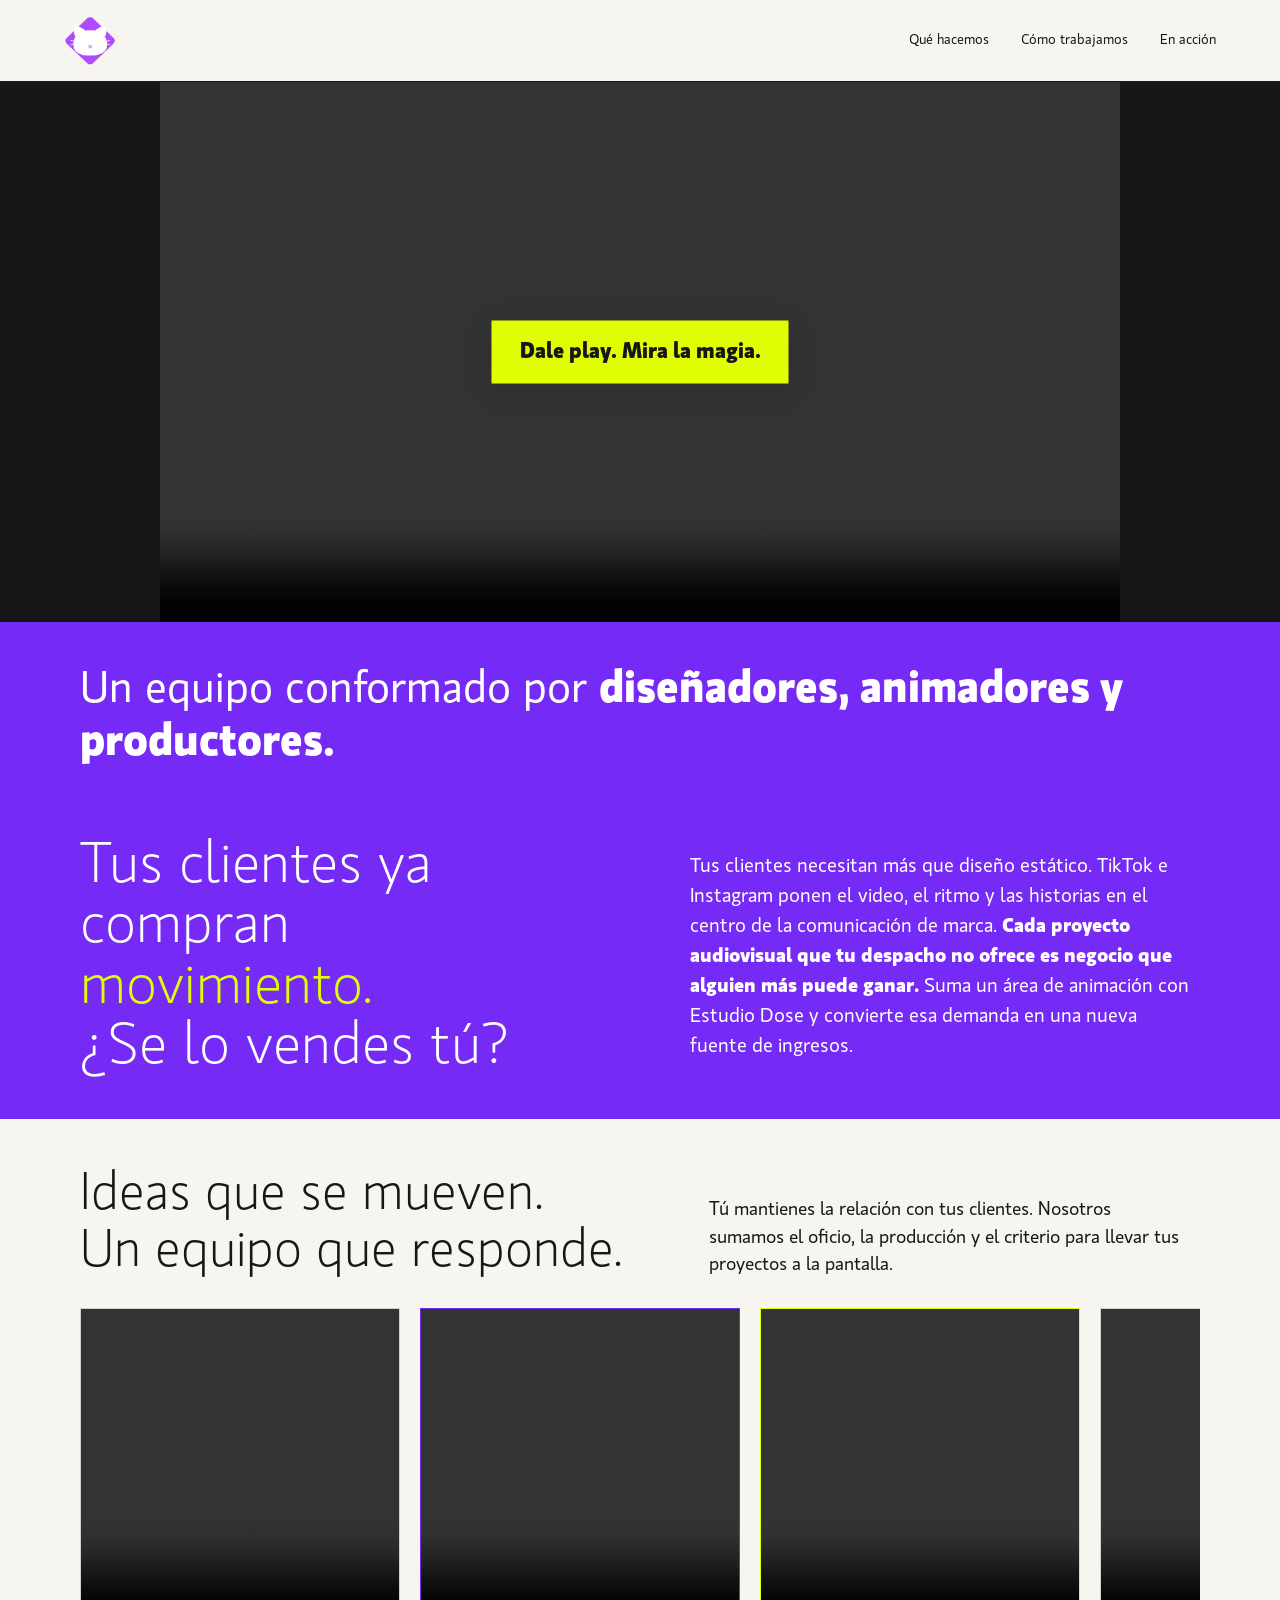
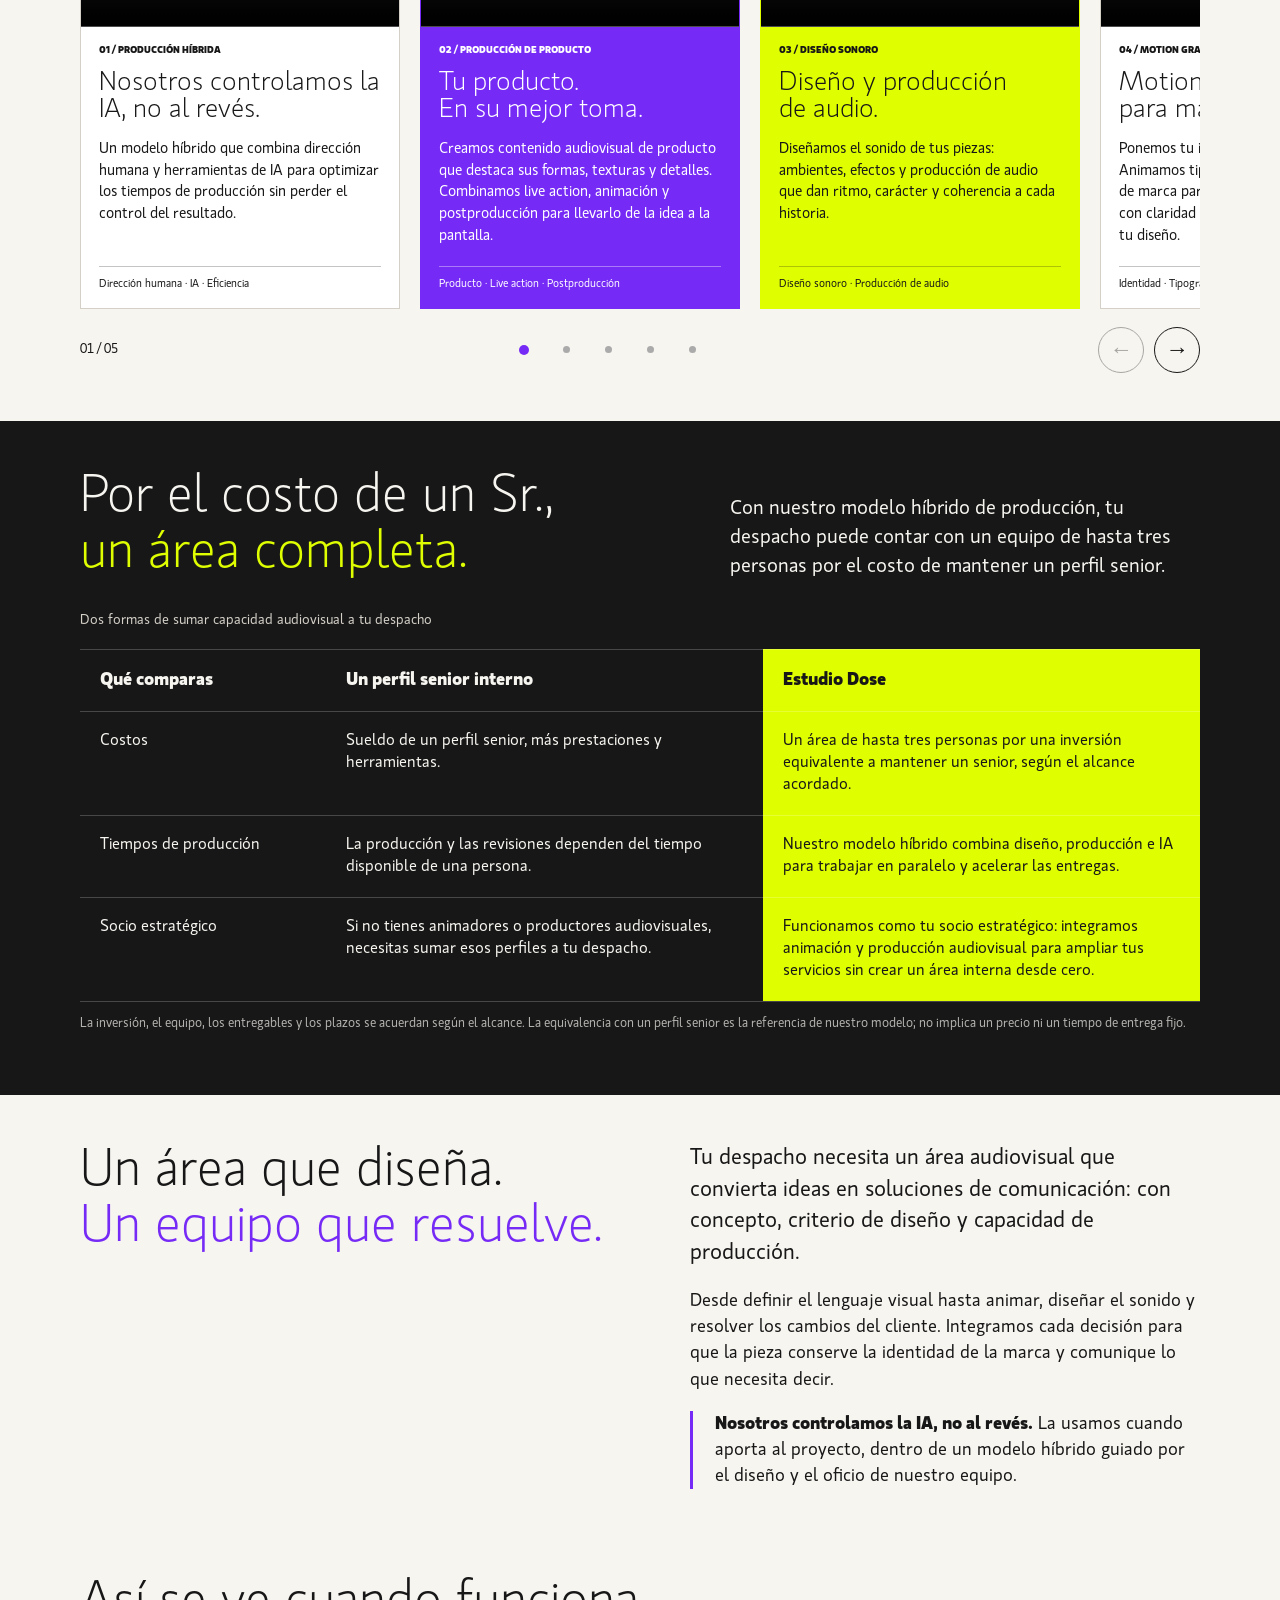
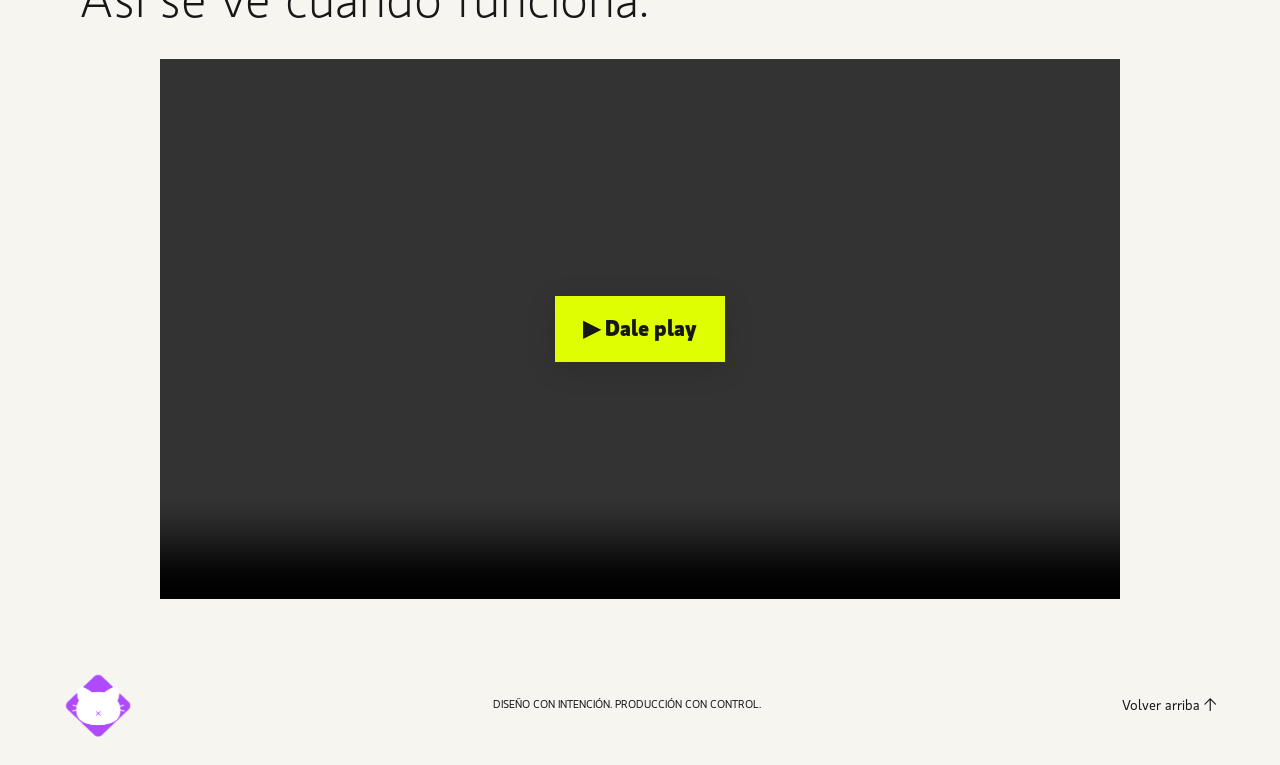
<file: index.html>
<!doctype html>
<html lang="es">
<head><base href="./dose-github-upload/"><meta charset="utf-8"><meta name="viewport" content="width=device-width, initial-scale=1"><title>Dose — Tu área audiovisual</title><meta name="description" content="Expande tu despacho de diseño con un área audiovisual: animación, audio y live action de producto. Producción híbrida con IA y dirección humana."><link rel="icon" href="./assets/favicon.svg"><link rel="stylesheet" href="./styles-mobile-comparison-v3.css"><script>document.addEventListener("DOMContentLoaded", () => {
/* Agrega las rutas a tus videos aquí. También puedes usar URLs directas a MP4. */
const videos = { reel: './assets/reel-hd.mp4', proyecto: './assets/proyecto-media5.mp4', servicio1: './assets/servicio-02.mp4', servicio2: './assets/producto-media1.mp4', servicio3: './assets/servicio-03.mp4', servicio4: './assets/servicio-04.mp4' };
document.querySelectorAll('[data-video]').forEach(slot => {
  const source = videos[slot.dataset.video];
  if (!source) return;
  const video = document.createElement('video');
  video.src = source;
  video.playsInline = true;
  video.preload = 'metadata';
  if (slot.dataset.video === 'reel') {
    video.muted = true;
    video.loop = true;
    video.autoplay = false;
    video.controls = true;
    video.setAttribute('aria-label', 'Reel de Estudio Dose');
  } else {
    video.controls = true;
    video.setAttribute('aria-label', slot.dataset.video === 'proyecto' ? 'Proyecto audiovisual de Estudio Dose' : 'Video del servicio audiovisual');
  }
  slot.replaceChildren(video);
  if (slot.dataset.video === 'reel' || slot.dataset.video === 'proyecto') {
    const cta = document.createElement('button');
    cta.type = 'button';
    cta.className = 'reel-play-cta';
    cta.textContent = slot.dataset.video === 'reel' ? 'Dale play. Mira la magia.' : '▶ Dale play';
    cta.setAttribute('aria-label', slot.dataset.video === 'reel' ? 'Reproducir el reel de Estudio Dose' : 'Reproducir el proyecto de Estudio Dose');
    cta.addEventListener('click', () => {
      video.muted = false;
      video.play().catch(() => { cta.disabled = false; });
    });
    video.addEventListener('play', () => {
      if (document.activeElement === cta) video.focus();
      cta.remove();
    }, { once: true });
    slot.append(cta);
  }
});

const track = document.querySelector('.cards');
const slides = [...track.querySelectorAll('.card')];
const dots = [...document.querySelectorAll('[data-slide]')];
const reducedMotion = window.matchMedia('(prefers-reduced-motion: reduce)');
let activeSlide = 0;
const endStyle = document.createElement('style');
endStyle.textContent = '.cards::after{display:none!important}.carousel-arrows button:disabled{opacity:.35;cursor:default}';
document.head.append(endStyle);
function syncArrows() {
  document.querySelector('[data-direction="-1"]').disabled = track.scrollLeft <= 1;
  document.querySelector('[data-direction="1"]').disabled = track.scrollLeft >= track.scrollWidth - track.clientWidth - 1;
}
function goToSlide(index) {
  const next = Math.max(0, Math.min(index, slides.length - 1));
  track.scrollTo({ left: slides[next].offsetLeft - slides[0].offsetLeft, behavior: reducedMotion.matches ? 'instant' : 'smooth' });
}
function updateCarousel() {
  const position = track.scrollLeft;
  syncArrows();
  activeSlide = slides.reduce((closest, slide, index) => Math.abs(slide.offsetLeft - slides[0].offsetLeft - position) < Math.abs(slides[closest].offsetLeft - slides[0].offsetLeft - position) ? index : closest, 0);
  if (position > 1 && position >= track.scrollWidth - track.clientWidth - 1) activeSlide = slides.length - 1;
  dots.forEach((dot, index) => { if (index === activeSlide) dot.setAttribute('aria-current', 'true'); else dot.removeAttribute('aria-current'); });
  document.querySelector('.carousel-status').textContent = `${String(activeSlide + 1).padStart(2, '0')} / ${String(slides.length).padStart(2, '0')}`;
}
dots.forEach(dot => dot.addEventListener('click', () => goToSlide(Number(dot.dataset.slide))));
document.querySelectorAll('[data-direction]').forEach(button => button.addEventListener('click', () => goToSlide(activeSlide + Number(button.dataset.direction))));
track.addEventListener('keydown', event => {
  if (event.target !== track) return;
  if (event.key === 'ArrowRight' || event.key === 'ArrowLeft') { event.preventDefault(); goToSlide(activeSlide + (event.key === 'ArrowRight' ? 1 : -1)); }
});
track.addEventListener('scroll', updateCarousel, { passive: true });
window.addEventListener('resize', updateCarousel);

updateCarousel();

});</script></head>
<body>
<nav aria-label="Navegación principal"><a href="/area/#inicio" aria-label="Estudio Dose, inicio"><img src="./assets/dose-logo.png" alt="Dose" width="52" height="52"></a><div><a href="/area/#ventajas">Qué hacemos</a><a href="/area/#modelo">Cómo trabajamos</a><a href="/area/#proyecto">En acción</a></div></nav>
<main id="inicio">
<header class="hero"><div class="reel media-slot" data-video="reel"><div class="reel-art" aria-hidden="true"><span class="orbit orbit-one"></span><span class="orbit orbit-two"></span><span class="orbit orbit-three"></span><span class="reel-word">En movimiento.</span></div></div><div class="hero-copy"><p class="team-intro" style="grid-column:1/-1;margin:0 0 18px;font-size:clamp(28px,3.5vw,44px);line-height:1.2">Un equipo conformado por <strong>diseñadores, animadores y productores.</strong></p><h1>Tus clientes ya compran<br><span>movimiento.</span><br>¿Se lo vendes tú?</h1><div class="hero-footer"><p>Tus clientes necesitan más que diseño estático. TikTok e Instagram ponen el video, el ritmo y las historias en el centro de la comunicación de marca. <strong>Cada proyecto audiovisual que tu despacho no ofrece es negocio que alguien más puede ganar.</strong> Suma un área de animación con Estudio Dose y convierte esa demanda en una nueva fuente de ingresos.</p></div></div></header>
<section class="advantages section" id="ventajas"><div class="section-heading"><h2>Ideas que se mueven.<br>Un equipo que responde.</h2><p>Tú mantienes la relación con tus clientes. Nosotros sumamos el oficio, la producción y el criterio para llevar tus proyectos a la pantalla.</p></div><div class="carousel" role="region" aria-roledescription="carrusel" aria-label="Servicios audiovisuales"><div class="cards" id="service-cards" tabindex="0" aria-label="Desliza para explorar los cinco servicios">
<article class="card"><div class="card-video media-slot" data-video="servicio1"><span>01 / VIDEO DEL SERVICIO</span><small>Espacio reservado para video</small></div><div class="card-copy"><div class="card-top"><span>01 / PRODUCCIÓN HÍBRIDA</span></div><h3>Nosotros controlamos la IA, no al revés.</h3><p>Un modelo híbrido que combina dirección humana y herramientas de IA para optimizar los tiempos de producción sin perder el control del resultado.</p><span class="card-tag">Dirección humana · IA · Eficiencia</span></div></article>
<article class="card purple"><div class="card-video media-slot" data-video="servicio2"><span>02 / VIDEO DEL SERVICIO</span><small>Espacio reservado para video</small></div><div class="card-copy"><div class="card-top"><span>02 / PRODUCCIÓN DE PRODUCTO</span></div><h3>Tu producto.<br>En su mejor toma.</h3><p>Creamos contenido audiovisual de producto que destaca sus formas, texturas y detalles. Combinamos live action, animación y postproducción para llevarlo de la idea a la pantalla.</p><span class="card-tag">Producto · Live action · Postproducción</span></div></article>
<article class="card acid-card"><div class="card-video media-slot" data-video="servicio3"><span>03 / VIDEO DEL SERVICIO</span><small>Espacio reservado para video</small></div><div class="card-copy"><div class="card-top"><span>03 / DISEÑO SONORO</span></div><h3>Diseño y producción<br>de audio.</h3><p>Diseñamos el sonido de tus piezas: ambientes, efectos y producción de audio que dan ritmo, carácter y coherencia a cada historia.</p><span class="card-tag">Diseño sonoro · Producción de audio</span></div></article>
<article class="card"><div class="card-video media-slot" data-video="servicio4"><span>04 / VIDEO DEL SERVICIO</span><small>Espacio reservado para video</small></div><div class="card-copy"><div class="card-top"><span>04 / MOTION GRAPHICS</span></div><h3>Motion graphics<br>para marcas.</h3><p>Ponemos tu identidad en movimiento. Animamos tipografía, gráficos y elementos de marca para crear piezas que comunican con claridad y mantienen la personalidad de tu diseño.</p><span class="card-tag">Identidad · Tipografía · Animación</span></div></article><article class="card"><div class="card-video media-slot" data-video="servicio5"><span>05 / PRODUCCIÓN AUDIOVISUAL</span><small>Eventos · Comerciales · Contenido de marca</small></div><div class="card-copy"><div class="card-top"><span>05 / CONTENIDO COMERCIAL</span></div><h3>De la idea al rodaje.<br>Del rodaje a la pantalla.</h3><p>Grabamos eventos, comerciales y piezas para marcas. Nos encargamos de la preproducción, la producción y la postproducción: concepto, planeación, rodaje, edición, color y audio.</p><span class="card-tag">Preproducción · Producción · Postproducción</span></div></article></div><div class="carousel-controls"><span class="carousel-status" aria-live="polite">01 / 05</span><div class="carousel-dots" aria-label="Elegir servicio"><button type="button" aria-label="Ver servicio 1" aria-controls="service-cards" data-slide="0" aria-current="true"></button><button type="button" aria-label="Ver servicio 2" aria-controls="service-cards" data-slide="1"></button><button type="button" aria-label="Ver servicio 3" aria-controls="service-cards" data-slide="2"></button><button type="button" aria-label="Ver servicio 4" aria-controls="service-cards" data-slide="3"></button><button type="button" aria-label="Ver servicio 5" aria-controls="service-cards" data-slide="4"></button></div><div class="carousel-arrows"><button type="button" data-direction="-1" aria-label="Servicio anterior" aria-controls="service-cards">←</button><button type="button" data-direction="1" aria-label="Servicio siguiente" aria-controls="service-cards">→</button></div></div></div></section>
<section id="modelo" class="model section"><div class="model-title"><h2>Por el costo de un Sr.,<br><span>un área completa.</span></h2><p>Con nuestro modelo híbrido de producción, tu despacho puede contar con un equipo de hasta tres personas por el costo de mantener un perfil senior.</p></div><div class="comparison-wrap" tabindex="0" aria-label="Tabla comparativa; desplaza horizontalmente en pantallas pequeñas"><table class="comparison"><caption>Dos formas de sumar capacidad audiovisual a tu despacho</caption><thead><tr><th scope="col">Qué comparas</th><th scope="col">Un perfil senior interno</th><th scope="col">Estudio Dose</th></tr></thead><tbody><tr><th scope="row" class="comparison-title">Costos</th><td data-label="Un perfil senior interno">Sueldo de un perfil senior, más prestaciones y herramientas.</td><td data-label="Estudio Dose">Un área de hasta tres personas por una inversión equivalente a mantener un senior, según el alcance acordado.</td></tr><tr><th scope="row" class="comparison-title">Tiempos de producción</th><td data-label="Un perfil senior interno">La producción y las revisiones dependen del tiempo disponible de una persona.</td><td data-label="Estudio Dose">Nuestro modelo híbrido combina diseño, producción e IA para trabajar en paralelo y acelerar las entregas.</td></tr><tr><th scope="row" class="comparison-title">Socio estratégico</th><td data-label="Un perfil senior interno">Si no tienes animadores o productores audiovisuales, necesitas sumar esos perfiles a tu despacho.</td><td data-label="Estudio Dose">Funcionamos como tu socio estratégico: integramos animación y producción audiovisual para ampliar tus servicios sin crear un área interna desde cero.</td></tr></tbody></table></div><div class="comparison-mobile-hint">Desliza para comparar <span aria-hidden="true">← →</span></div><p class="model-note">La inversión, el equipo, los entregables y los plazos se acuerdan según el alcance. La equivalencia con un perfil senior es la referencia de nuestro modelo; no implica un precio ni un tiempo de entrega fijo.</p></section>
<section class="control section"><div class="control-grid"><h2>Un área que diseña.<br><span>Un equipo que resuelve.</span></h2><div><p class="lead">Tu despacho necesita un área audiovisual que convierta ideas en soluciones de comunicación: con concepto, criterio de diseño y capacidad de producción.</p><p>Desde definir el lenguaje visual hasta animar, diseñar el sonido y resolver los cambios del cliente. Integramos cada decisión para que la pieza conserve la identidad de la marca y comunique lo que necesita decir.</p><p class="highlight"><strong>Nosotros controlamos la IA, no al revés.</strong> La usamos cuando aporta al proyecto, dentro de un modelo híbrido guiado por el diseño y el oficio de nuestro equipo.</p></div></div></section>
<section id="proyecto" class="project section"><div class="project-heading"><h2>Así se ve cuando funciona.</h2></div><div class="project-video media-slot" data-video="proyecto"><span class="video-label">PROYECTO DOSE / VIDEO</span><span class="video-mark" aria-hidden="true">↗</span><p>Aquí va nuestra pieza.<small>Espacio reservado para el video del proyecto</small></p><span class="video-format">16:9 / AUDIOVISUAL</span></div></section>
</main><footer><img src="./assets/dose-logo.png" alt="Estudio Dose" width="68" height="68"><p>DISEÑO CON INTENCIÓN. PRODUCCIÓN CON CONTROL.</p><a href="/area/#inicio">Volver arriba ↑</a></footer>
</body></html>
</file>
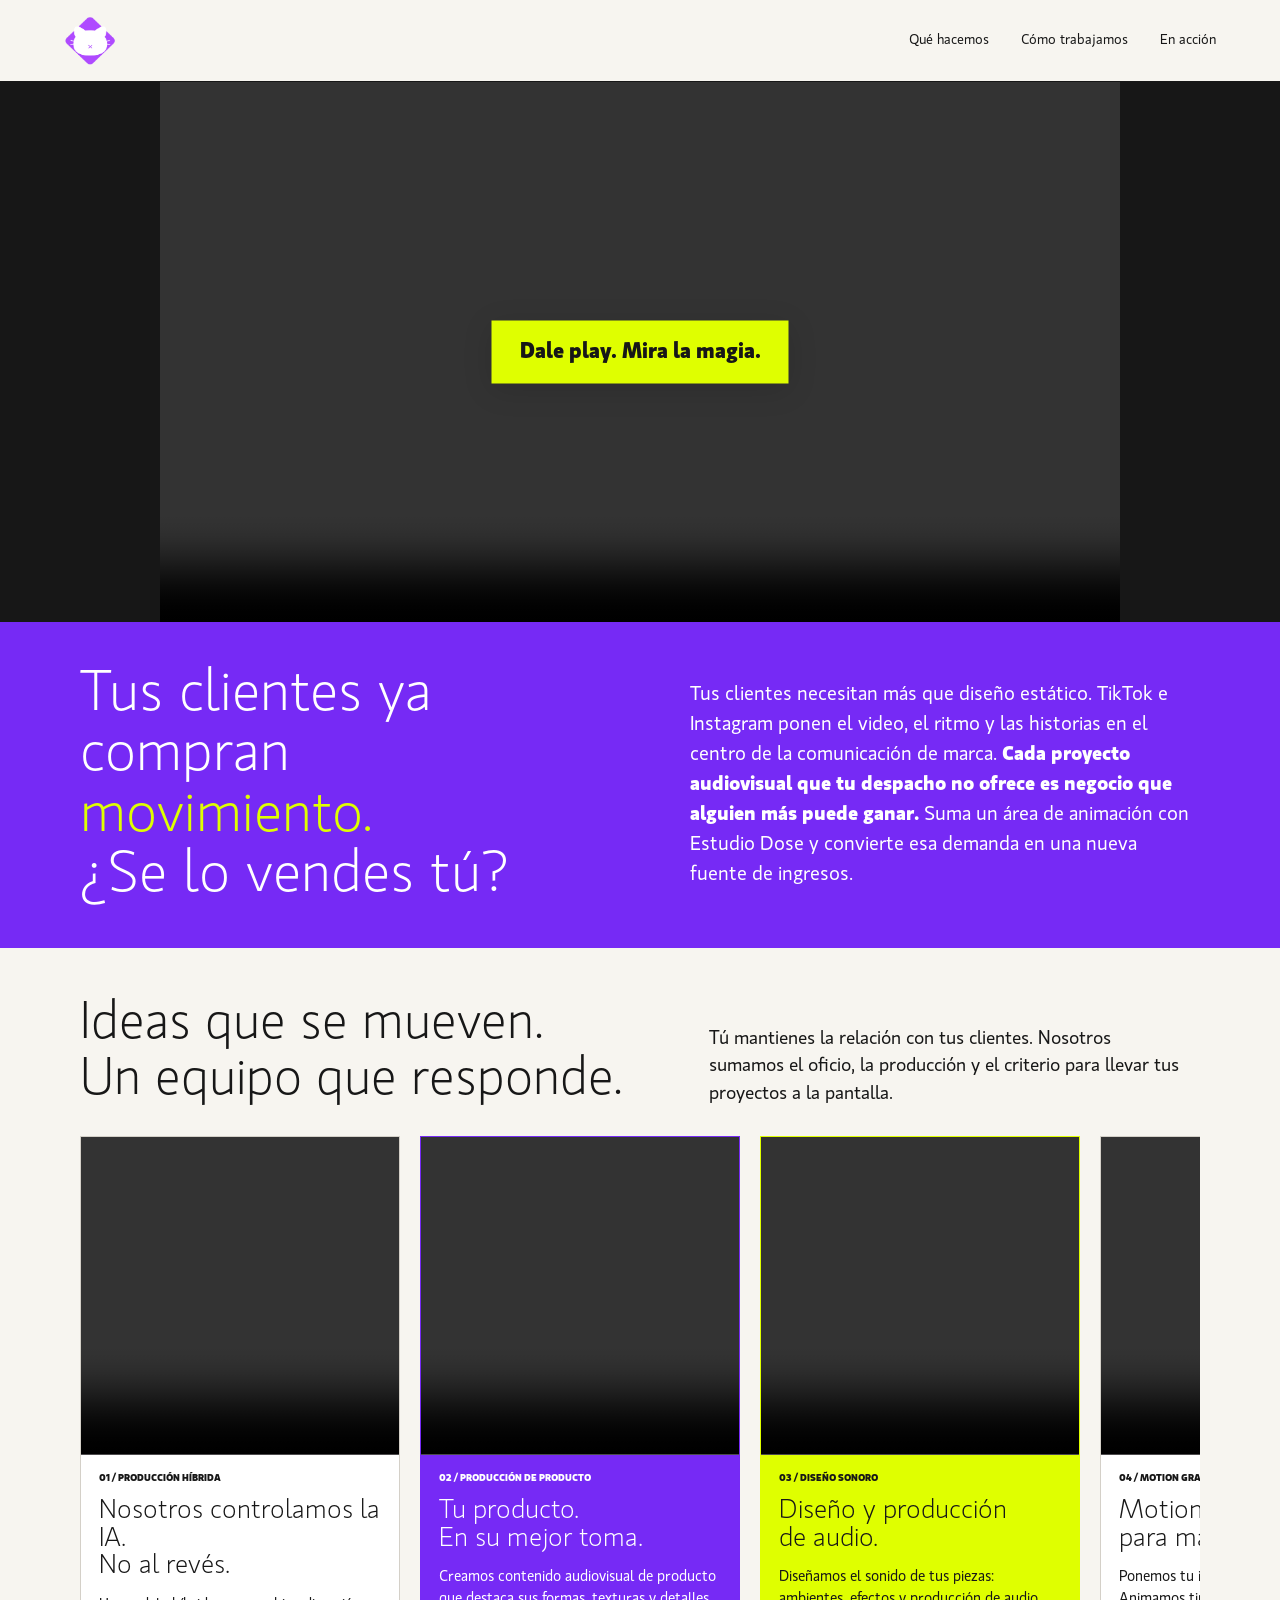
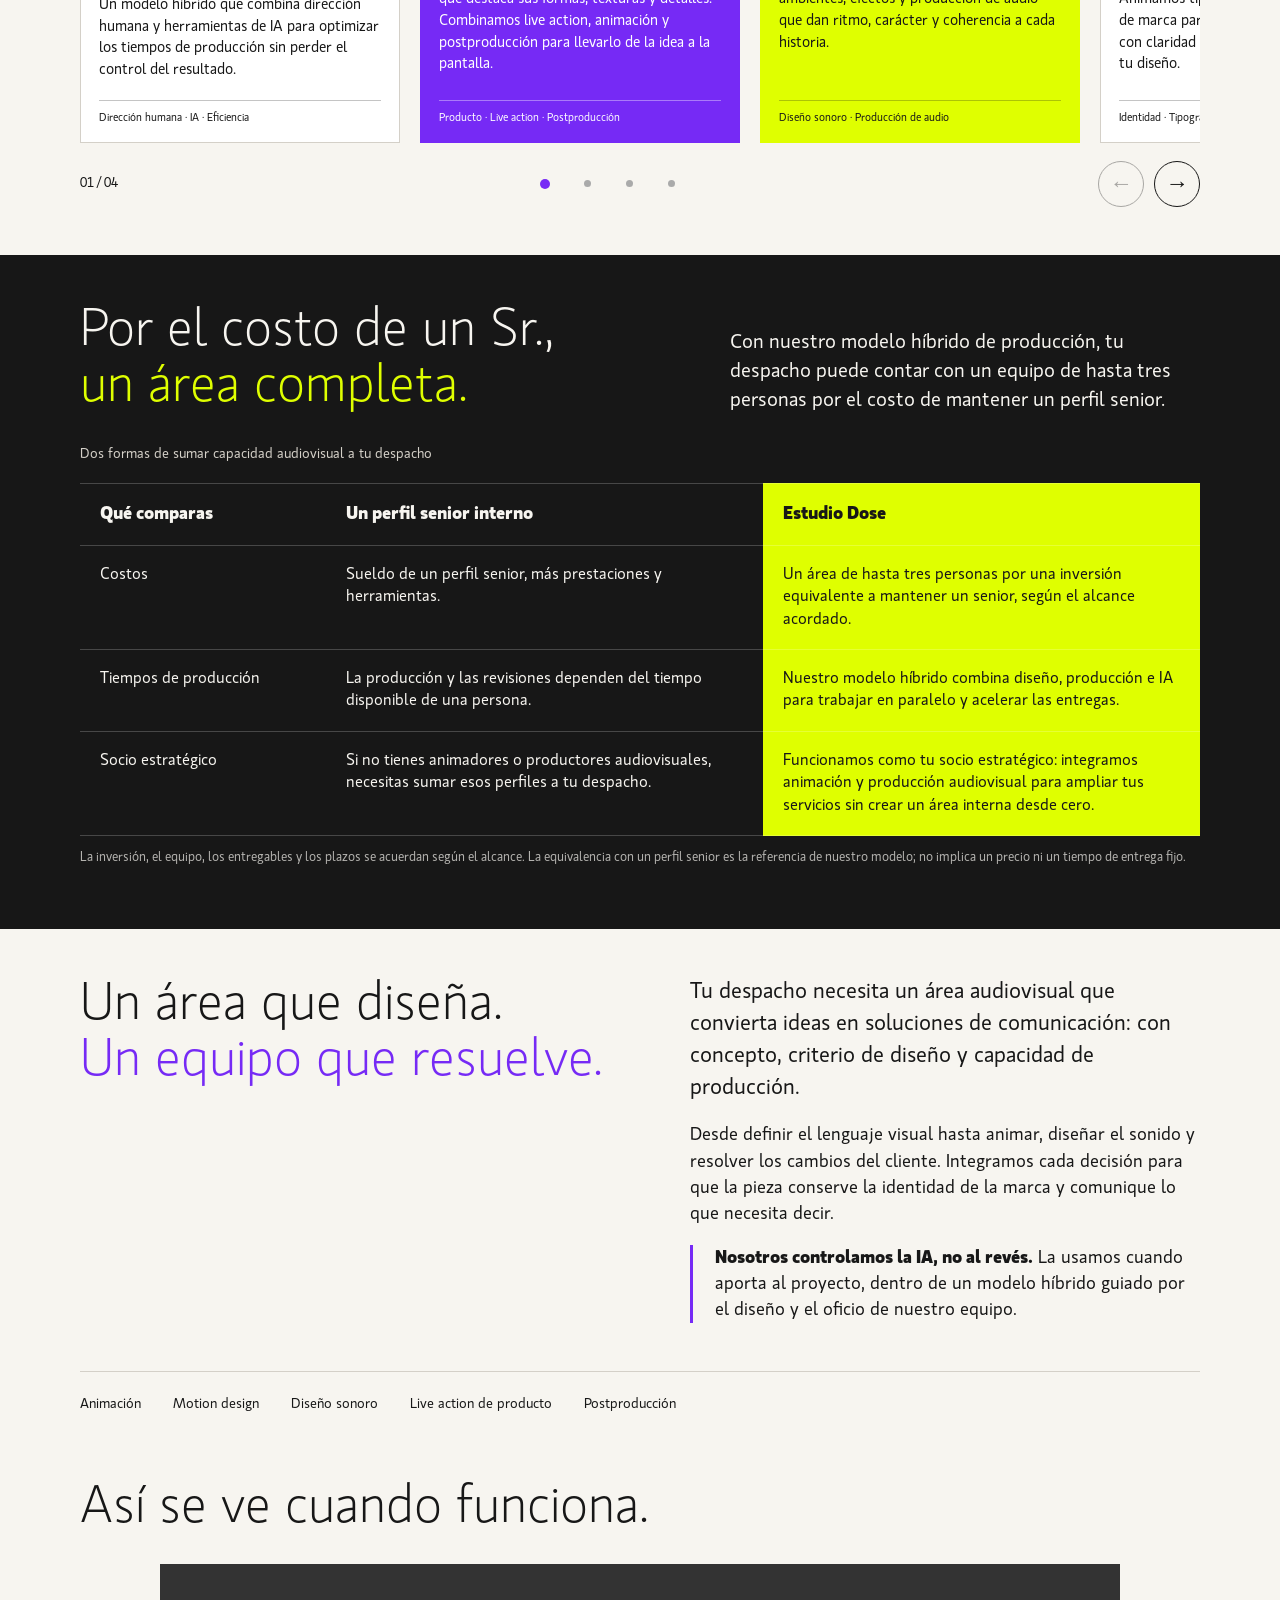
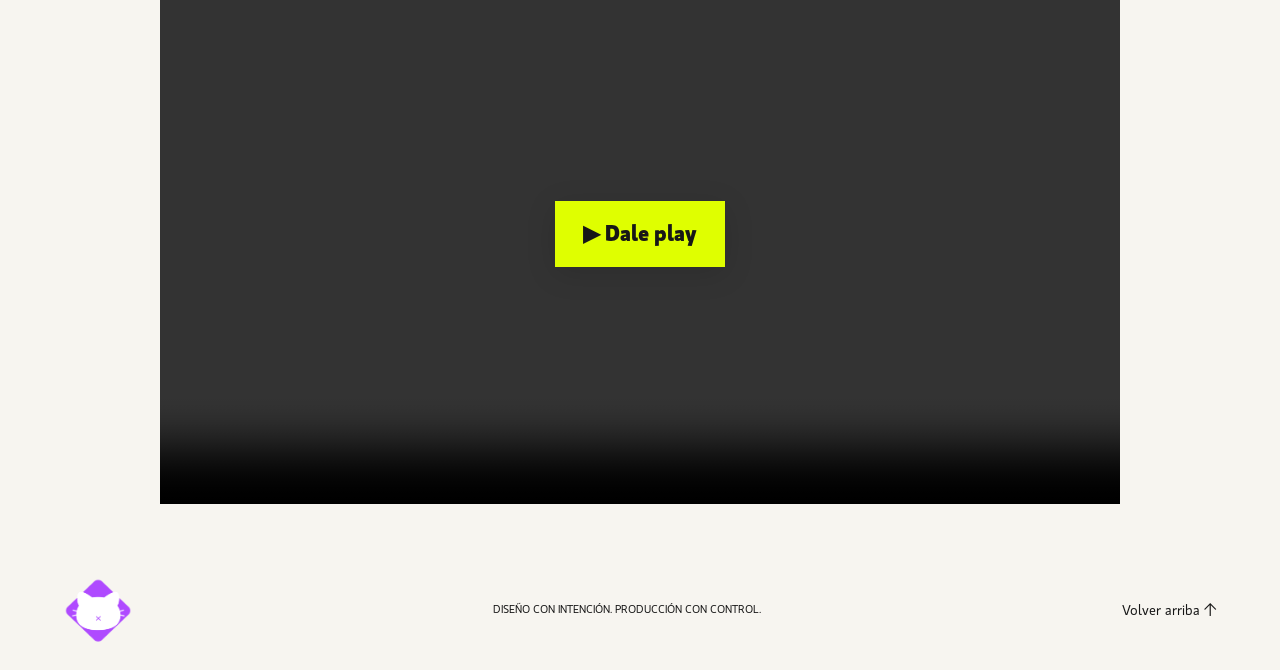
<file: dose-github-upload/index.html>
<!doctype html>
<html lang="es">
<head><meta charset="utf-8"><meta name="viewport" content="width=device-width, initial-scale=1"><title>Dose — Tu área audiovisual</title><meta name="description" content="Expande tu despacho de diseño con un área audiovisual: animación, audio y live action de producto. Producción híbrida con IA y dirección humana."><link rel="icon" href="./assets/favicon.svg"><link rel="stylesheet" href="./styles-mobile-comparison-v3.css"><script src="./script.js?v=play-cta-2" defer></script></head>
<body>
<nav aria-label="Navegación principal"><a href="#inicio" aria-label="Estudio Dose, inicio"><img src="./assets/dose-logo.png" alt="Dose" width="52" height="52"></a><div><a href="#ventajas">Qué hacemos</a><a href="#modelo">Cómo trabajamos</a><a href="#proyecto">En acción</a></div></nav>
<main id="inicio">
<header class="hero"><div class="reel media-slot" data-video="reel"><div class="reel-art" aria-hidden="true"><span class="orbit orbit-one"></span><span class="orbit orbit-two"></span><span class="orbit orbit-three"></span><span class="reel-word">En movimiento.</span></div></div><div class="hero-copy"><h1>Tus clientes ya compran<br><span>movimiento.</span><br>¿Se lo vendes tú?</h1><div class="hero-footer"><p>Tus clientes necesitan más que diseño estático. TikTok e Instagram ponen el video, el ritmo y las historias en el centro de la comunicación de marca. <strong>Cada proyecto audiovisual que tu despacho no ofrece es negocio que alguien más puede ganar.</strong> Suma un área de animación con Estudio Dose y convierte esa demanda en una nueva fuente de ingresos.</p></div></div></header>
<section class="advantages section" id="ventajas"><div class="section-heading"><h2>Ideas que se mueven.<br>Un equipo que responde.</h2><p>Tú mantienes la relación con tus clientes. Nosotros sumamos el oficio, la producción y el criterio para llevar tus proyectos a la pantalla.</p></div><div class="carousel" role="region" aria-roledescription="carrusel" aria-label="Servicios audiovisuales"><div class="cards" id="service-cards" tabindex="0" aria-label="Desliza para explorar los cuatro servicios">
<article class="card"><div class="card-video media-slot" data-video="servicio1"><span>01 / VIDEO DEL SERVICIO</span><small>Espacio reservado para video</small></div><div class="card-copy"><div class="card-top"><span>01 / PRODUCCIÓN HÍBRIDA</span></div><h3>Nosotros controlamos la IA.<br>No al revés.</h3><p>Un modelo híbrido que combina dirección humana y herramientas de IA para optimizar los tiempos de producción sin perder el control del resultado.</p><span class="card-tag">Dirección humana · IA · Eficiencia</span></div></article>
<article class="card purple"><div class="card-video media-slot" data-video="servicio2"><span>02 / VIDEO DEL SERVICIO</span><small>Espacio reservado para video</small></div><div class="card-copy"><div class="card-top"><span>02 / PRODUCCIÓN DE PRODUCTO</span></div><h3>Tu producto.<br>En su mejor toma.</h3><p>Creamos contenido audiovisual de producto que destaca sus formas, texturas y detalles. Combinamos live action, animación y postproducción para llevarlo de la idea a la pantalla.</p><span class="card-tag">Producto · Live action · Postproducción</span></div></article>
<article class="card acid-card"><div class="card-video media-slot" data-video="servicio3"><span>03 / VIDEO DEL SERVICIO</span><small>Espacio reservado para video</small></div><div class="card-copy"><div class="card-top"><span>03 / DISEÑO SONORO</span></div><h3>Diseño y producción<br>de audio.</h3><p>Diseñamos el sonido de tus piezas: ambientes, efectos y producción de audio que dan ritmo, carácter y coherencia a cada historia.</p><span class="card-tag">Diseño sonoro · Producción de audio</span></div></article>
<article class="card"><div class="card-video media-slot" data-video="servicio4"><span>04 / VIDEO DEL SERVICIO</span><small>Espacio reservado para video</small></div><div class="card-copy"><div class="card-top"><span>04 / MOTION GRAPHICS</span></div><h3>Motion graphics<br>para marcas.</h3><p>Ponemos tu identidad en movimiento. Animamos tipografía, gráficos y elementos de marca para crear piezas que comunican con claridad y mantienen la personalidad de tu diseño.</p><span class="card-tag">Identidad · Tipografía · Animación</span></div></article></div><div class="carousel-controls"><span class="carousel-status" aria-live="polite">01 / 04</span><div class="carousel-dots" aria-label="Elegir servicio"><button type="button" aria-label="Ver servicio 1" aria-controls="service-cards" data-slide="0" aria-current="true"></button><button type="button" aria-label="Ver servicio 2" aria-controls="service-cards" data-slide="1"></button><button type="button" aria-label="Ver servicio 3" aria-controls="service-cards" data-slide="2"></button><button type="button" aria-label="Ver servicio 4" aria-controls="service-cards" data-slide="3"></button></div><div class="carousel-arrows"><button type="button" data-direction="-1" aria-label="Servicio anterior" aria-controls="service-cards">←</button><button type="button" data-direction="1" aria-label="Servicio siguiente" aria-controls="service-cards">→</button></div></div></div></section>
<section id="modelo" class="model section"><div class="model-title"><h2>Por el costo de un Sr.,<br><span>un área completa.</span></h2><p>Con nuestro modelo híbrido de producción, tu despacho puede contar con un equipo de hasta tres personas por el costo de mantener un perfil senior.</p></div><div class="comparison-wrap" tabindex="0" aria-label="Tabla comparativa; desplaza horizontalmente en pantallas pequeñas"><table class="comparison"><caption>Dos formas de sumar capacidad audiovisual a tu despacho</caption><thead><tr><th scope="col">Qué comparas</th><th scope="col">Un perfil senior interno</th><th scope="col">Estudio Dose</th></tr></thead><tbody><tr><th scope="row" class="comparison-title">Costos</th><td data-label="Un perfil senior interno">Sueldo de un perfil senior, más prestaciones y herramientas.</td><td data-label="Estudio Dose">Un área de hasta tres personas por una inversión equivalente a mantener un senior, según el alcance acordado.</td></tr><tr><th scope="row" class="comparison-title">Tiempos de producción</th><td data-label="Un perfil senior interno">La producción y las revisiones dependen del tiempo disponible de una persona.</td><td data-label="Estudio Dose">Nuestro modelo híbrido combina diseño, producción e IA para trabajar en paralelo y acelerar las entregas.</td></tr><tr><th scope="row" class="comparison-title">Socio estratégico</th><td data-label="Un perfil senior interno">Si no tienes animadores o productores audiovisuales, necesitas sumar esos perfiles a tu despacho.</td><td data-label="Estudio Dose">Funcionamos como tu socio estratégico: integramos animación y producción audiovisual para ampliar tus servicios sin crear un área interna desde cero.</td></tr></tbody></table></div><div class="comparison-mobile-hint">Desliza para comparar <span aria-hidden="true">← →</span></div><p class="model-note">La inversión, el equipo, los entregables y los plazos se acuerdan según el alcance. La equivalencia con un perfil senior es la referencia de nuestro modelo; no implica un precio ni un tiempo de entrega fijo.</p></section>
<section class="control section"><div class="control-grid"><h2>Un área que diseña.<br><span>Un equipo que resuelve.</span></h2><div><p class="lead">Tu despacho necesita un área audiovisual que convierta ideas en soluciones de comunicación: con concepto, criterio de diseño y capacidad de producción.</p><p>Desde definir el lenguaje visual hasta animar, diseñar el sonido y resolver los cambios del cliente. Integramos cada decisión para que la pieza conserve la identidad de la marca y comunique lo que necesita decir.</p><p class="highlight"><strong>Nosotros controlamos la IA, no al revés.</strong> La usamos cuando aporta al proyecto, dentro de un modelo híbrido guiado por el diseño y el oficio de nuestro equipo.</p></div></div><div class="service-strip"><span>Animación</span><span>Motion design</span><span>Diseño sonoro</span><span>Live action de producto</span><span>Postproducción</span></div></section>
<section id="proyecto" class="project section"><div class="project-heading"><h2>Así se ve cuando funciona.</h2></div><div class="project-video media-slot" data-video="proyecto"><span class="video-label">PROYECTO DOSE / VIDEO</span><span class="video-mark" aria-hidden="true">↗</span><p>Aquí va nuestra pieza.<small>Espacio reservado para el video del proyecto</small></p><span class="video-format">16:9 / AUDIOVISUAL</span></div></section>
</main><footer><img src="./assets/dose-logo.png" alt="Estudio Dose" width="68" height="68"><p>DISEÑO CON INTENCIÓN. PRODUCCIÓN CON CONTROL.</p><a href="#inicio">Volver arriba ↑</a></footer>
</body></html>
</file>
<file: dose-github-upload/styles-mobile-comparison-v3.css>
@font-face{font-family:Gloriola;src:url('./fonts/gloriola-std-regular.otf') format('opentype');font-weight:400;font-display:swap}
@font-face{font-family:Gloriola;src:url('./fonts/gloriola-std-light.otf') format('opentype');font-weight:300;font-display:swap}
@font-face{font-family:Gloriola;src:url('./fonts/gloriola-std-bold.otf') format('opentype');font-weight:700;font-display:swap}
:root{--purple:#762af5;--acid:#dfff00;--paper:#f7f5f0;--ink:#171717;--line:#d4d0c8}*{box-sizing:border-box}html{scroll-behavior:smooth;scroll-padding-top:24px}body{margin:0;background:var(--paper);color:var(--ink);font-family:Gloriola,Arial,sans-serif;-webkit-font-smoothing:antialiased}a{color:inherit;text-decoration:none}a:focus-visible{outline:3px solid currentColor;outline-offset:6px}nav{display:flex;align-items:center;justify-content:space-between;height:82px;padding:0 5vw;border-bottom:1px solid var(--ink)}nav img{display:block;object-fit:contain}nav div{display:flex;gap:32px}nav a{font-size:14px}.nav-contact{border-bottom:1px solid;padding-bottom:4px}.section{padding:100px 5vw}.eyebrow{font-size:12px;font-weight:700;margin:0 0 32px}h1,h2,h3{font-weight:300;margin:0;line-height:1.02}p{line-height:1.45}h2{font-size:clamp(46px,6.3vw,100px)}.reel{position:relative;aspect-ratio:21/8;background:var(--ink);color:var(--paper);overflow:hidden}.reel-top,.reel-bottom{position:absolute;left:5vw;right:5vw;display:flex;justify-content:space-between;z-index:2;font-size:10px}.reel-top{top:25px}.reel-bottom{bottom:25px}.reel-art{position:absolute;inset:0;display:grid;place-items:center}.reel-word{font-size:clamp(42px,7vw,110px);font-weight:300;position:relative}.orbit{position:absolute;width:38%;aspect-ratio:1;border:1px solid #8e5ddb;border-radius:50%;transform:rotate(-24deg) scaleY(.47)}.orbit-one{left:20%;background:#762af52e}.orbit-two{left:31%;transform:rotate(32deg) scaleY(.47);border-color:var(--acid)}.orbit-three{left:42%;transform:rotate(-48deg) scaleY(.47)}.hero-copy{background:var(--purple);color:white;padding:74px 5vw 70px}h1{font-size:clamp(54px,8.6vw,138px)}h1 span{color:var(--acid)}.hero-footer{display:flex;gap:45px;justify-content:space-between;align-items:end;margin-top:44px}.hero-footer p{font-size:clamp(20px,2vw,30px);max-width:690px;margin:0}.button{padding:19px 24px;display:inline-flex;justify-content:space-between;gap:40px;align-items:center;font-size:17px;white-space:nowrap;transition:transform .2s}.button:hover{transform:translateY(-3px)}.acid{background:var(--acid);color:var(--ink)}.dark{background:var(--ink);color:white}.section-heading>p:last-child{max-width:660px;font-size:22px;margin:30px 0 46px}.cards{display:grid;grid-template-columns:repeat(2,1fr);gap:18px}.card{padding:35px;border:1px solid var(--line);background:#fff;min-height:385px;display:flex;flex-direction:column}.card-top{display:flex;justify-content:space-between;align-items:center;font-size:11px;font-weight:700;margin-bottom:32px}.symbol{font-size:45px;font-weight:300;line-height:1}.card h3{font-size:clamp(32px,3.6vw,53px)}.card p{font-size:19px;max-width:470px;margin:24px 0 30px}.card-tag{border-top:1px solid #17171740;padding-top:15px;font-size:12px;margin-top:auto}.purple{background:var(--purple);color:white;border-color:var(--purple)}.purple .card-tag{border-color:#ffffff60}.acid-card{background:var(--acid);border-color:var(--acid)}.model{background:var(--ink);color:var(--paper)}.model-title{display:grid;grid-template-columns:1.5fr 1fr;gap:7vw;align-items:end}.model h2{font-size:clamp(44px,5.7vw,88px)}.model h2 span{color:var(--acid)}.model-title p{font-size:23px;margin:0}.equation{display:flex;align-items:center;gap:8vw;padding:50px 0 22px;margin-top:40px;border-top:1px solid #ffffff50}.equation>div{display:flex;align-items:center;gap:35px}.number{font-size:clamp(110px,13vw,200px);line-height:1;font-weight:300;position:relative}.up-to{font-size:11px;position:absolute;left:0;top:-9px;color:var(--acid)}.equation>div>span:last-child{font-size:18px}.equals{font-size:60px;color:var(--acid)}.model-note{font-size:13px;opacity:.7}.workflow{display:grid;grid-template-columns:repeat(3,1fr);gap:42px;border-top:1px solid #ffffff50;margin-top:55px;padding-top:32px}.workflow article>span{color:var(--acid);font-size:12px}.workflow h3{font-size:29px;margin:22px 0 16px}.workflow p{font-size:17px;margin:0;color:#d4d0c8}.control-grid{display:grid;grid-template-columns:1.1fr 1fr;gap:8vw}.control h2 span{color:var(--purple)}.control-grid p{font-size:20px;margin:0 0 24px}.control-grid .lead{font-size:27px}.highlight{border-left:3px solid var(--purple);padding-left:22px}.service-strip{display:flex;flex-wrap:wrap;gap:15px 32px;margin-top:55px;border-top:1px solid var(--line);padding-top:25px;font-size:14px}.project{padding-top:0}.project-heading{display:grid;grid-template-columns:1.3fr 1fr;gap:30px}.project-heading .eyebrow{grid-column:1/-1;margin-bottom:0}.project-heading>p:last-child{align-self:end;max-width:430px;font-size:21px;margin:0}.project-video{margin-top:42px;aspect-ratio:16/9;position:relative;background:var(--purple);color:white;display:flex;flex-direction:column;justify-content:center;align-items:center;overflow:hidden}.video-label{position:absolute;top:25px;left:30px;font-size:11px}.video-format{position:absolute;bottom:25px;right:30px;font-size:11px}.video-mark{font-size:clamp(70px,12vw,150px);color:var(--acid);line-height:1}.project-video p{text-align:center;font-size:clamp(23px,3vw,40px);margin:12px 0}.project-video small{display:block;font-size:14px;opacity:.8;margin-top:12px}.media-slot video{display:block;width:100%;height:100%;object-fit:contain;background:var(--ink)}.reel video{object-fit:cover}.contact{background:var(--acid)}.contact>div{display:flex;justify-content:space-between;gap:50px;align-items:end;margin-top:35px}.contact p:not(.eyebrow){max-width:560px;font-size:24px;margin:0}footer{padding:25px 5vw;display:flex;align-items:center;justify-content:space-between;gap:20px;font-size:11px}footer img{object-fit:contain}footer a{font-size:14px}
@media(max-width:900px){.model-title{grid-template-columns:1fr;gap:30px}.model-title p{max-width:620px}.equation{gap:5vw}.equation>div{gap:20px}.control-grid{gap:35px}.hero-footer{align-items:start;flex-direction:column}.workflow{gap:25px}.contact>div{align-items:start;flex-direction:column}}
@media(max-width:600px){nav{height:70px;padding:0 20px}nav div{display:none}.section{padding:64px 20px}.hero-copy{padding:50px 20px}.eyebrow{font-size:10px;margin-bottom:25px}h1{font-size:clamp(40px,10.8vw,65px)}h2{font-size:clamp(39px,10.5vw,63px)}.reel{aspect-ratio:16/10}.reel-top,.reel-bottom{left:20px;right:20px;font-size:8px}.reel-top span:last-child,.reel-bottom span:last-child{display:none}.reel-word{font-size:10vw}.orbit{width:65%;left:12%}.orbit-two{left:22%}.orbit-three{left:32%}.hero-footer{margin-top:30px;gap:25px}.hero-footer p{font-size:21px}.button{width:100%;font-size:16px;white-space:normal}.section-heading>p:last-child{font-size:20px;margin-bottom:30px}.cards{grid-template-columns:1fr;gap:14px}.card{padding:26px;min-height:350px}.card h3{font-size:37px}.card p{font-size:18px}.card-top{margin-bottom:25px}.model h2{font-size:42px}.model-title p{font-size:21px}.equation{flex-wrap:wrap;justify-content:space-between;gap:20px;padding-top:32px}.equation>div{flex-direction:column;align-items:start;gap:8px}.number{font-size:110px}.equation>div>span:last-child{font-size:14px}.equals{font-size:35px}.workflow{grid-template-columns:1fr;gap:32px;margin-top:35px}.workflow h3{margin:12px 0}.control-grid{grid-template-columns:1fr;gap:30px}.control-grid .lead{font-size:23px}.control-grid p{font-size:19px}.service-strip{gap:14px 22px;margin-top:30px}.project{padding-top:0}.project-heading{grid-template-columns:1fr;gap:22px}.project-heading .eyebrow{margin-bottom:0}.project-heading>p:last-child{font-size:20px}.project-video{margin-top:30px}.video-label{top:15px;left:15px;font-size:9px}.video-format{bottom:15px;right:15px;font-size:9px}.project-video small{font-size:11px}.project-video p{font-size:24px}.video-mark{font-size:70px}.contact p:not(.eyebrow){font-size:22px}footer{padding:20px;flex-wrap:wrap}footer p{display:none}}
@media(prefers-reduced-motion:reduce){html{scroll-behavior:auto}.button{transition:none}}

/* Carrusel de servicios: video arriba y descripción abajo. */
.hero-footer p{max-width:800px;font-size:clamp(20px,1.8vw,27px)}
.carousel{position:relative}.cards{display:flex;gap:22px;overflow-x:auto;scroll-snap-type:x mandatory;scrollbar-width:none;padding-bottom:2px;position:relative}.cards::-webkit-scrollbar{display:none}.cards:focus-visible{outline:2px solid var(--purple);outline-offset:5px}.card{flex:0 0 66%;padding:0;min-height:0;scroll-snap-align:start;overflow:hidden}.card-copy{padding:32px;display:flex;flex-direction:column;flex:1}.card h3{font-size:clamp(32px,3.6vw,53px)}.card p{max-width:620px}.card-video{aspect-ratio:16/9;background:#242124;color:white;position:relative;display:flex;flex-direction:column;align-items:center;justify-content:center;border-bottom:1px solid #ffffff30;flex-shrink:0}.card-video>span:first-child{position:absolute;left:24px;top:22px;font-size:10px}.card-video .video-outline{font-size:75px;color:var(--acid);line-height:1}.card-video small{font-size:12px;margin-top:14px;color:#ddd}.card-video video{position:absolute;inset:0}.carousel-controls{display:flex;align-items:center;justify-content:space-between;gap:20px;margin-top:24px}.carousel-status{font-size:13px;font-variant-numeric:tabular-nums}.carousel-dots{display:flex;gap:12px}.carousel-dots button{border:0;background:transparent;width:30px;height:36px;padding:0;cursor:pointer;display:grid;place-items:center}.carousel-dots button:before{content:'';width:7px;height:7px;border-radius:50%;background:#aaa}.carousel-dots button[aria-current=true]:before{background:var(--purple);width:10px;height:10px}.carousel-arrows{display:flex;gap:10px}.carousel-arrows button{width:46px;height:46px;border:1px solid var(--ink);border-radius:50%;background:transparent;font-size:23px;color:var(--ink);cursor:pointer}.carousel-arrows button:hover{background:var(--acid)}button:focus-visible{outline:3px solid var(--purple);outline-offset:3px}
@media(max-width:600px){.cards{gap:14px}.card{flex-basis:92%;padding:0;min-height:0}.card-copy{padding:25px}.card h3{font-size:35px}.card-video>span:first-child{left:16px;top:15px;font-size:9px}.card-video .video-outline{font-size:50px}.card-video small{font-size:10px}.carousel-controls{gap:8px}.carousel-dots{gap:2px}.carousel-arrows button{width:40px;height:40px}.hero-footer p{font-size:21px}}

.cards::after{content:"";flex:0 0 calc(34% - 22px)}@media(max-width:600px){.cards::after{flex-basis:calc(8% - 14px)}}

/* Header preparado para video HD 16:9 en todos los tamaños. */
.reel{width:100%;aspect-ratio:16/9}.reel video{width:100%;height:100%;object-fit:contain;display:block}

/* Ritmo más compacto y prioridad al video cuadrado. */
.section{padding-top:60px;padding-bottom:60px}.hero-copy{padding-top:48px;padding-bottom:48px}.hero-footer{margin-top:28px}.section-heading>p:last-child{margin:22px 0 30px}.project{padding-top:24px}.project-video{margin-top:28px}.equation{margin-top:28px;padding-top:32px}.service-strip{margin-top:30px}.card-video{aspect-ratio:1/1}.card-copy{padding:24px 28px}.card-top{margin-bottom:18px;min-height:0}.card h3{font-size:clamp(30px,3vw,44px)}.card p{font-size:18px;margin:18px 0 22px}.card-tag{padding-top:12px}.carousel-controls{margin-top:16px}
@media(max-width:600px){.section{padding-top:40px;padding-bottom:40px}.hero-copy{padding-top:34px;padding-bottom:34px}.hero-footer{margin-top:22px}.project{padding-top:12px}.card-copy{padding:20px}.card h3{font-size:30px}.card p{font-size:17px;margin:15px 0 18px}.card-top{margin-bottom:14px}.section-heading>p:last-child{margin-bottom:24px}.control-grid{gap:24px}.project-heading{gap:18px}}

.project-heading{display:block}.project-heading h2{font-size:clamp(32px,5.7vw,90px)}

/* Escala contenida para escritorio: el contenido deja de crecer con el viewport. */
@media(min-width:901px){
  .section,.hero-copy{padding-left:max(40px,calc((100% - 1120px)/2));padding-right:max(40px,calc((100% - 1120px)/2))}
  .section{padding-top:48px;padding-bottom:48px}
  .hero-copy{display:grid;grid-template-columns:1.1fr 1fr;gap:48px;align-items:center;padding-top:42px;padding-bottom:42px}
  h1{font-size:clamp(48px,4.5vw,68px);line-height:1.05}
  .hero-footer{margin:0;display:block}.hero-footer p{font-size:20px;line-height:1.5;max-width:500px}
  h2,.model h2,.project-heading h2{font-size:52px;line-height:1.08}
  .section-heading{display:grid;grid-template-columns:1.2fr 1fr;gap:40px;align-items:end;margin-bottom:28px}
  .section-heading>p:last-child{font-size:19px;margin:0;max-width:480px}
  .cards{gap:20px}.card{flex-basis:380px}.cards::after{flex-basis:calc(100% - 400px)}
  .card-copy{padding:22px}.card h3{font-size:30px}.card p{font-size:16px;line-height:1.45;margin:14px 0 18px}.card-top{font-size:10px;margin-bottom:14px}.card-tag{font-size:11px}
  .model-title{gap:40px;grid-template-columns:1.3fr 1fr}.model-title p{font-size:20px}.number{font-size:112px}.equation{gap:65px;padding-top:24px}.equation>div{gap:24px}.equals{font-size:44px}
  .control-grid{gap:48px}.control-grid .lead{font-size:22px}.control-grid p{font-size:18px;margin-bottom:18px}
  .project{padding-top:20px}.project-video{max-width:960px;margin-left:auto;margin-right:auto}
  .reel{max-width:960px;margin-inline:auto}.hero{background:var(--ink)}
}

@media(min-width:601px){.cards>.card{flex:0 0 320px;width:320px;max-width:320px}.cards::after{flex-basis:calc(100% - 340px)}.card-copy{padding:18px}.card h3{font-size:27px}.card p{font-size:15px}.card-video{width:100%;max-height:320px}}

.comparison-wrap{margin-top:30px;overflow-x:auto}.comparison{width:100%;border-collapse:collapse;min-width:620px;font-size:16px;line-height:1.4}.comparison caption{text-align:left;font-size:14px;color:#d4d0c8;margin-bottom:18px}.comparison th,.comparison td{text-align:left;vertical-align:top;padding:18px 20px;border-bottom:1px solid #ffffff35}.comparison thead th{font-size:18px;border-top:1px solid #ffffff35}.comparison th:first-child{width:22%}.comparison td{width:39%}.comparison tbody th{font-weight:400}.comparison th:last-child,.comparison td:last-child{background:var(--acid);color:var(--ink)}.comparison-wrap:focus-visible{outline:2px solid var(--acid);outline-offset:4px}@media(max-width:600px){.comparison{font-size:14px}.comparison th,.comparison td{padding:14px}.comparison thead th{font-size:16px}}

.reel-play-cta{position:absolute;left:50%;top:50%;transform:translate(-50%,-50%);z-index:3;max-width:85%;padding:20px 28px;border:0;border-radius:0;background:var(--acid);color:var(--ink);font:700 22px Gloriola,Arial,sans-serif;cursor:pointer;box-shadow:0 6px 30px #0002}.reel-play-cta:hover{background:white}.reel-play-cta:focus-visible{outline:3px solid var(--purple);outline-offset:5px}@media(max-width:600px){.reel-play-cta{font-size:18px;padding:16px 20px;width:max-content}}

.comparison-mobile-hint{display:none}
@media(max-width:600px){
.comparison-wrap{overflow:visible}.comparison{display:block;min-width:0;width:100%}.comparison caption{display:block;margin-bottom:18px}.comparison thead{display:none}.comparison tbody{display:flex;gap:14px;overflow-x:auto;scroll-snap-type:x mandatory;scrollbar-width:none;padding-bottom:4px}.comparison tbody::-webkit-scrollbar{display:none}.comparison tr{display:flex;flex-direction:column;flex:0 0 92%;scroll-snap-align:start;border:1px solid #ffffff35}.comparison tbody th,.comparison td{display:block;width:100%;padding:18px;min-height:0}.comparison tbody th{background:#292929;font-size:20px;font-weight:700}.comparison td{font-size:16px;flex:1}.comparison td:before{content:attr(data-label);display:block;font-size:11px;font-weight:700;margin-bottom:10px}.comparison td:last-child{border-bottom:0}.comparison-mobile-hint{display:flex;justify-content:space-between;align-items:center;margin-top:14px;font-size:13px;color:var(--acid)}
}

@media(max-width:600px){.comparison tbody tr>th:first-child{width:100%;max-width:none;flex:0 0 auto;box-sizing:border-box;overflow-wrap:break-word}}

@media(max-width:600px){.comparison .comparison-title{display:block;width:100%!important;min-width:100%;max-width:100%;white-space:normal;word-break:normal;overflow-wrap:anywhere;line-height:1.3;align-self:stretch}}
</file>
